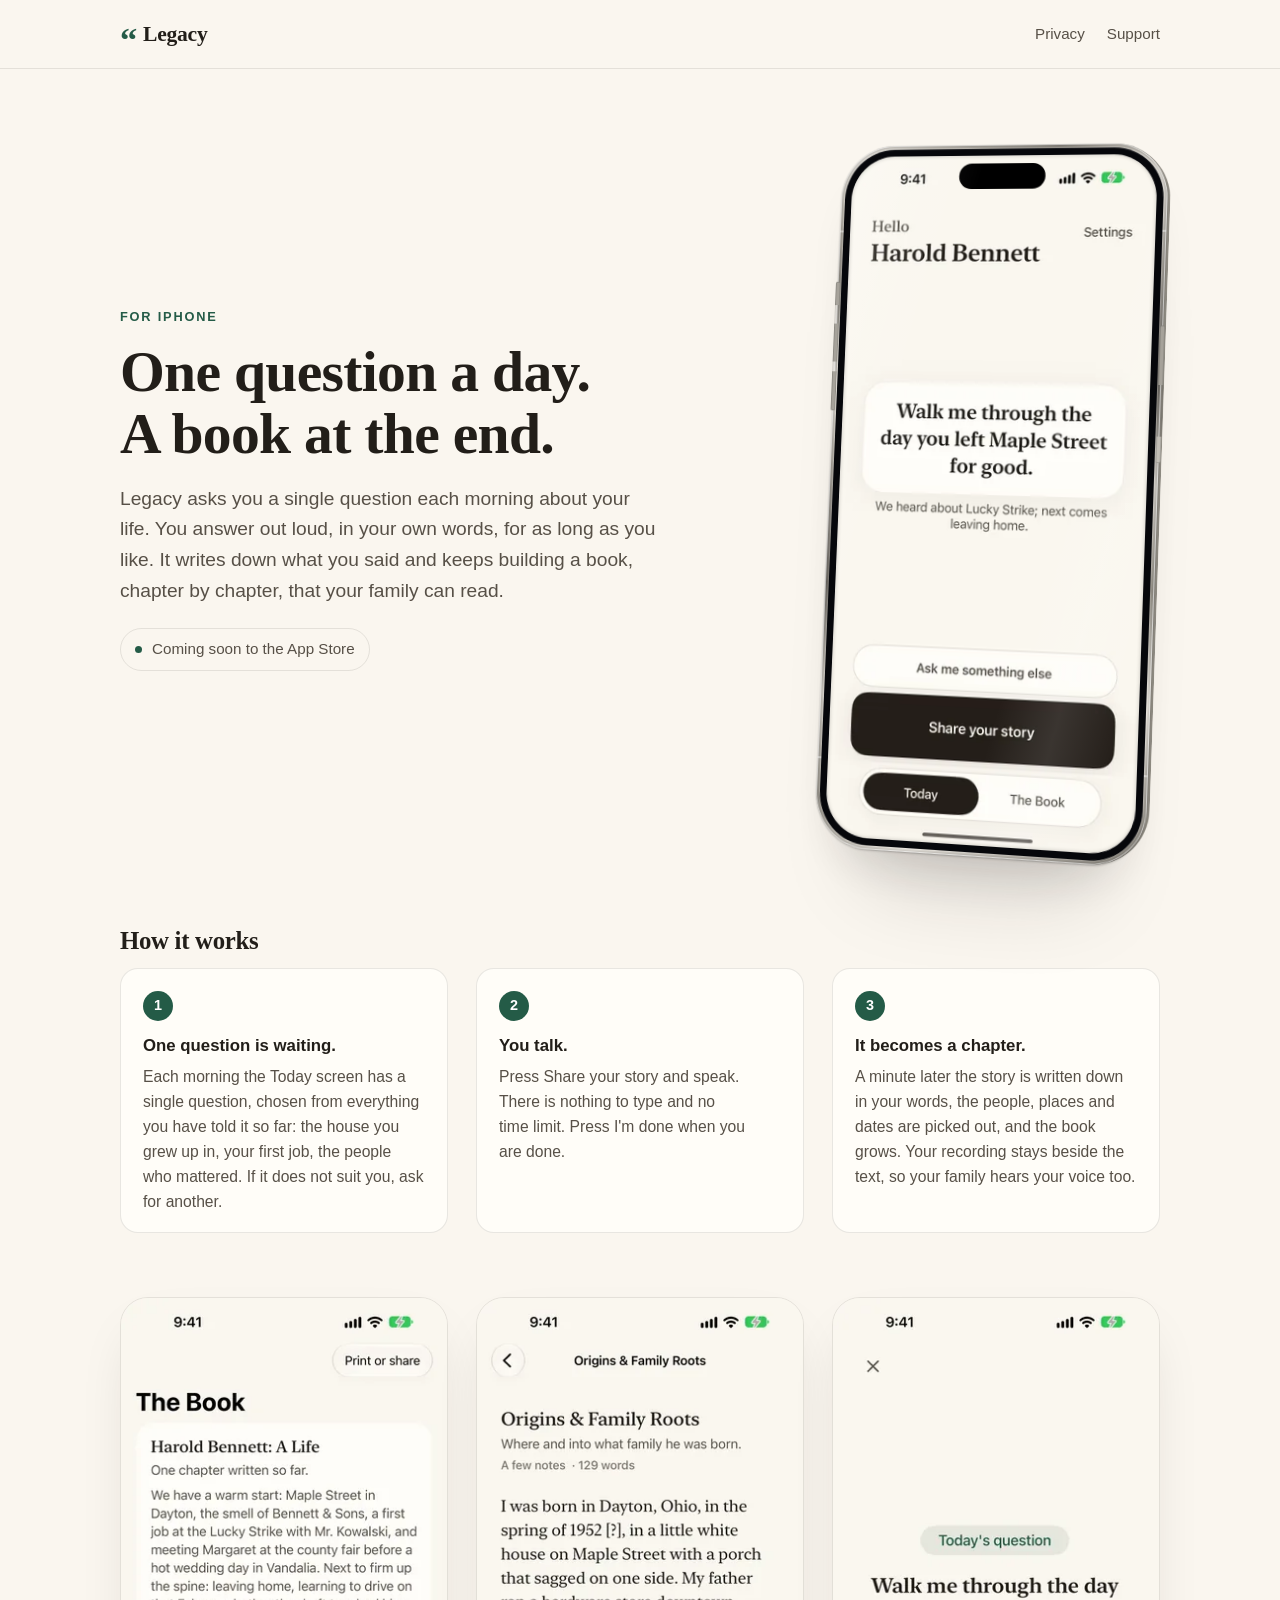
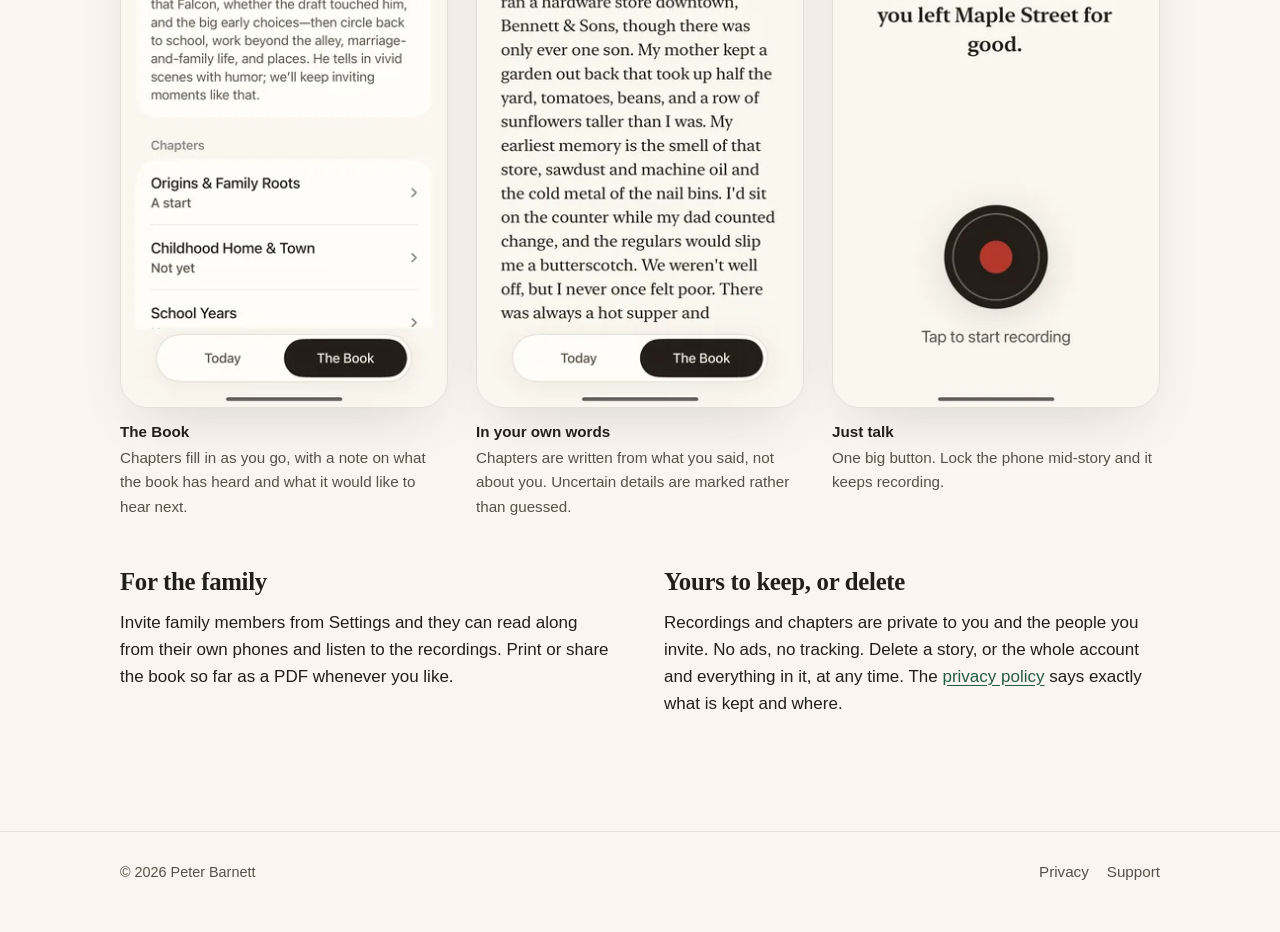
<file: index.html>
<!doctype html>
<html lang="en">
<head>
<meta charset="utf-8">
<meta name="viewport" content="width=device-width,initial-scale=1">
<title>Legacy — one question a day, a book at the end</title>
<meta name="description" content="Legacy asks you one question a day about your life. You answer out loud; it writes it down and builds a book your family can read.">
<meta name="theme-color" content="#151310" media="(prefers-color-scheme: dark)">
<meta name="theme-color" content="#FAF6EF" media="(prefers-color-scheme: light)">
<meta property="og:title" content="Legacy">
<meta property="og:description" content="One question a day about your life, answered out loud, written into a book your family can read.">
<meta property="og:type" content="website">
<link rel="stylesheet" href="style.css">
</head>
<body>

<header class="site-head">
  <div class="wrap">
    <a class="wordmark" href="./"><span class="mark">&ldquo;</span>Legacy</a>
    <nav>
      <a href="privacy.html">Privacy</a>
      <a href="support.html">Support</a>
    </nav>
  </div>
</header>

<main>

  <div class="wrap hero">
    <div class="hero-grid">
      <div>
        <p class="eyebrow">FOR IPHONE</p>
        <h1>One question a day. A book at the end.</h1>
        <p class="lede">Legacy asks you a single question each morning about your life. You answer out loud, in your own words, for as long as you like. It writes down what you said and keeps building a book, chapter by chapter, that your family can read.</p>
        <p class="status"><span class="dot"></span>Coming soon to the App Store</p>
      </div>
      <!-- The phone is drawn in CSS, not photographed. The four stacked edges give the body a
           side wall once it turns; without them the tilt shows a hollow. -->
      <div class="phone near-left">
        <div class="phone-body">
          <span class="phone-edge" style="--z:.25"></span>
          <span class="phone-edge" style="--z:.5"></span>
          <span class="phone-edge" style="--z:.75"></span>
          <span class="phone-edge" style="--z:1"></span>
          <span class="phone-keys"></span>
          <span class="phone-power"></span>
          <div class="phone-glass">
            <div class="phone-screen">
              <img src="shots/today.webp"
                   srcset="shots/today.webp 1x, shots/today@2x.webp 2x"
                   width="330" height="717" fetchpriority="high"
                   alt="The Today screen: a single question, 'Walk me through the day you left Maple Street for good', above a Share your story button.">
              <span class="phone-island"></span>
              <span class="phone-glare"></span>
            </div>
          </div>
        </div>
      </div>
    </div>
  </div>

  <section class="wrap steps">
    <h2>How it works</h2>
    <ol>
      <li><b>One question is waiting.</b><p>Each morning the Today screen has a single question, chosen from everything you have told it so far: the house you grew up in, your first job, the people who mattered. If it does not suit you, ask for another.</p></li>
      <li><b>You talk.</b><p>Press Share your story and speak. There is nothing to type and no time limit. Press I'm done when you are done.</p></li>
      <li><b>It becomes a chapter.</b><p>A minute later the story is written down in your words, the people, places and dates are picked out, and the book grows. Your recording stays beside the text, so your family hears your voice too.</p></li>
    </ol>
  </section>

  <section class="wrap gallery">
    <div class="gallery-grid">
      <figure>
        <picture>
          <source srcset="shots/book.webp 1x, shots/book@2x.webp 2x" type="image/webp">
          <img class="shot" src="shots/book.webp" width="330" height="717" alt="The Book screen: a short note on the story so far and a list of chapters.">
        </picture>
        <figcaption><b>The Book</b>Chapters fill in as you go, with a note on what the book has heard and what it would like to hear next.</figcaption>
      </figure>
      <figure>
        <picture>
          <source srcset="shots/chapter.webp 1x, shots/chapter@2x.webp 2x" type="image/webp">
          <img class="shot" src="shots/chapter.webp" width="330" height="717" alt="A chapter, Origins and Family Roots, written in the first person from a recorded answer.">
        </picture>
        <figcaption><b>In your own words</b>Chapters are written from what you said, not about you. Uncertain details are marked rather than guessed.</figcaption>
      </figure>
      <figure>
        <picture>
          <source srcset="shots/recording.webp 1x, shots/recording@2x.webp 2x" type="image/webp">
          <img class="shot" src="shots/recording.webp" width="330" height="717" alt="The recording screen: today's question above a large record button.">
        </picture>
        <figcaption><b>Just talk</b>One big button. Lock the phone mid-story and it keeps recording.</figcaption>
      </figure>
    </div>
  </section>

  <section class="wrap two">
    <div>
      <h2>For the family</h2>
      <p>Invite family members from Settings and they can read along from their own phones and listen to the recordings. Print or share the book so far as a PDF whenever you like.</p>
    </div>
    <div>
      <h2>Yours to keep, or delete</h2>
      <p>Recordings and chapters are private to you and the people you invite. No ads, no tracking. Delete a story, or the whole account and everything in it, at any time. The <a href="privacy.html">privacy policy</a> says exactly what is kept and where.</p>
    </div>
  </section>

</main>

<footer class="site-foot">
  <div class="wrap">
    <span>&copy; 2026 Peter Barnett</span>
    <nav>
      <a href="privacy.html">Privacy</a>
      <a href="support.html">Support</a>
    </nav>
  </div>
</footer>

</body>
</html>
</file>
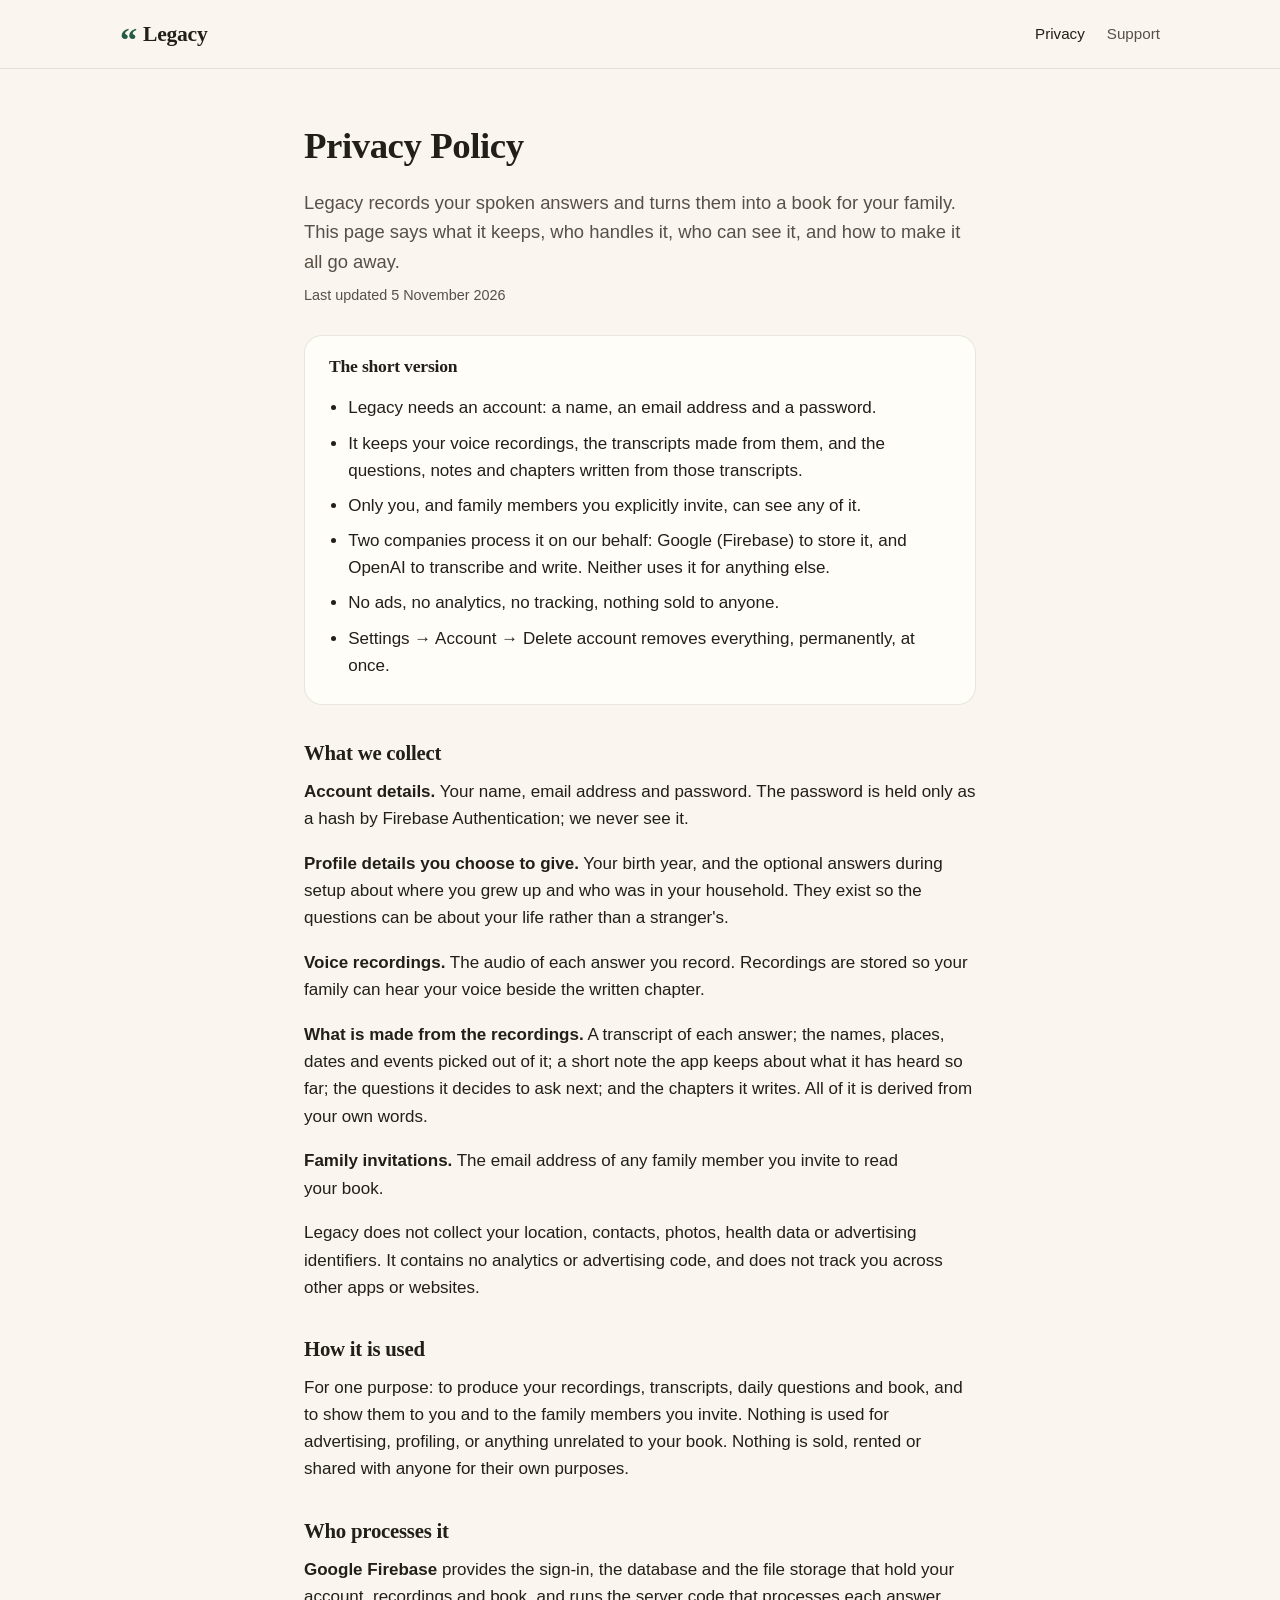
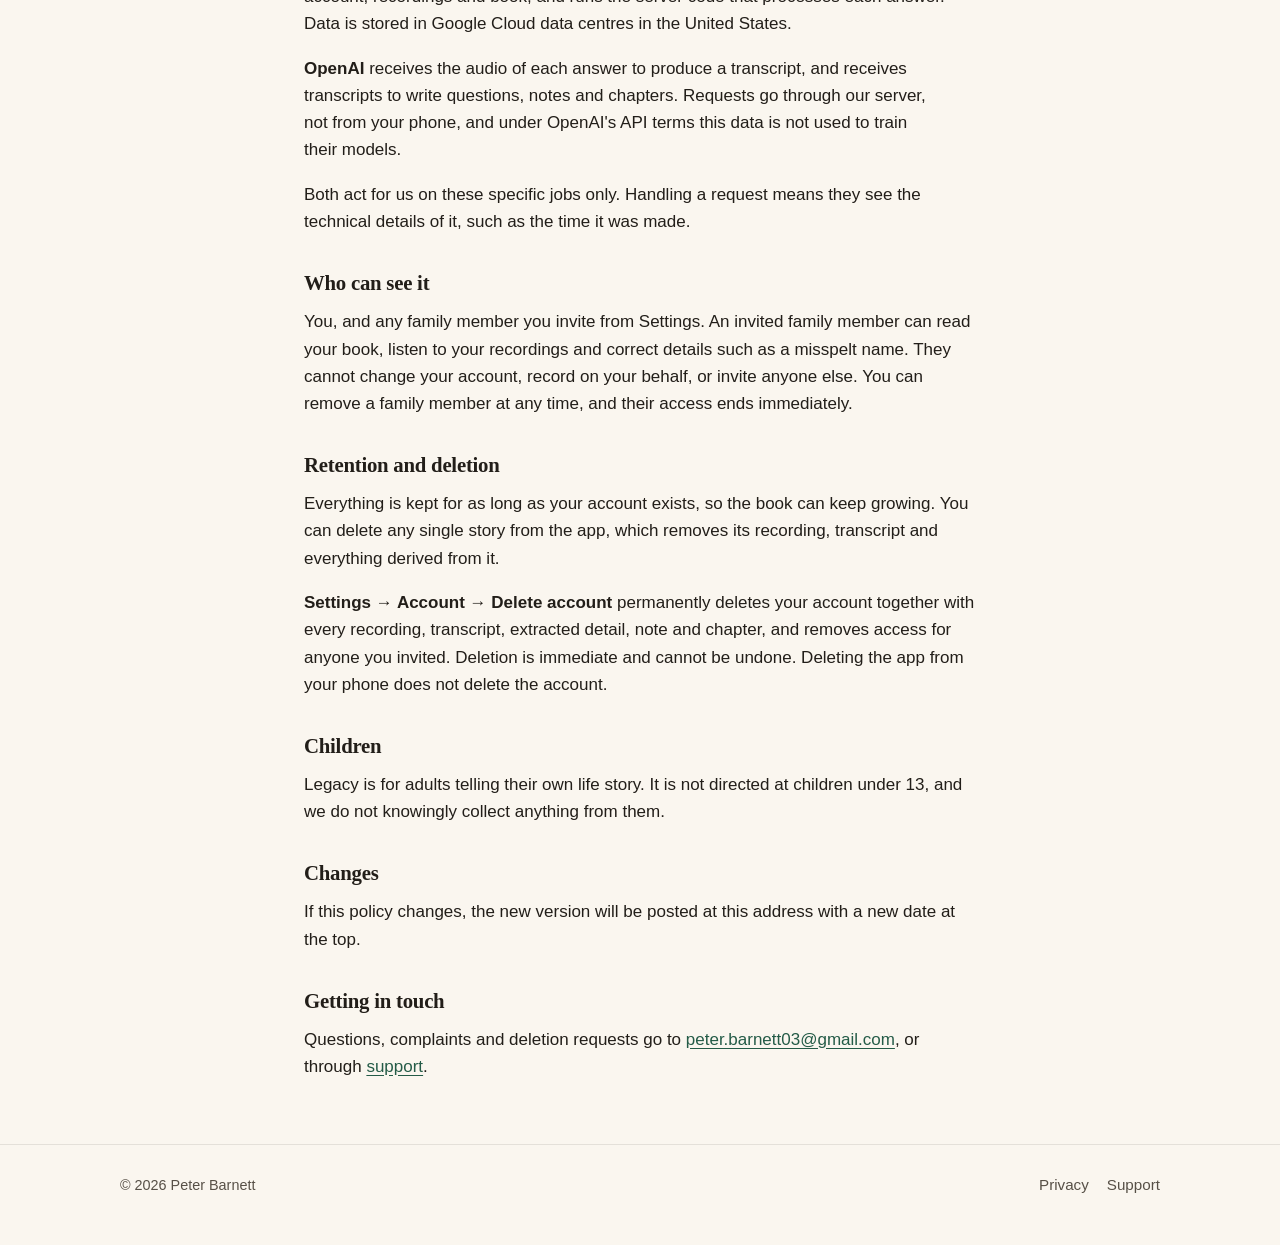
<file: privacy.html>
<!doctype html>
<html lang="en">
<head>
<meta charset="utf-8">
<meta name="viewport" content="width=device-width,initial-scale=1">
<title>Legacy — Privacy Policy</title>
<meta name="description" content="What the Legacy app collects, who processes it, who can see it, and how to delete it.">
<meta name="theme-color" content="#151310" media="(prefers-color-scheme: dark)">
<meta name="theme-color" content="#FAF6EF" media="(prefers-color-scheme: light)">
<link rel="stylesheet" href="style.css">
</head>
<body>

<header class="site-head">
  <div class="wrap">
    <a class="wordmark" href="./"><span class="mark">&ldquo;</span>Legacy</a>
    <nav>
      <a href="privacy.html" aria-current="page">Privacy</a>
      <a href="support.html">Support</a>
    </nav>
  </div>
</header>

<main class="wrap narrow doc">

  <h1>Privacy Policy</h1>
  <p class="lede">Legacy records your spoken answers and turns them into a book for your family. This page says what it keeps, who handles it, who can see it, and how to make it all go away.</p>
  <p class="updated">Last updated 5 November 2026</p>

  <section class="summary">
    <h2>The short version</h2>
    <ul>
      <li>Legacy needs an account: a name, an email address and a password.</li>
      <li>It keeps your voice recordings, the transcripts made from them, and the questions, notes and chapters written from those transcripts.</li>
      <li>Only you, and family members you explicitly invite, can see any of it.</li>
      <li>Two companies process it on our behalf: Google (Firebase) to store it, and OpenAI to transcribe and write. Neither uses it for anything else.</li>
      <li>No ads, no analytics, no tracking, nothing sold to anyone.</li>
      <li>Settings → Account → Delete account removes everything, permanently, at once.</li>
    </ul>
  </section>

  <h2>What we collect</h2>
  <p><b>Account details.</b> Your name, email address and password. The password is held only as a hash by Firebase Authentication; we never see it.</p>
  <p><b>Profile details you choose to give.</b> Your birth year, and the optional answers during setup about where you grew up and who was in your household. They exist so the questions can be about your life rather than a stranger's.</p>
  <p><b>Voice recordings.</b> The audio of each answer you record. Recordings are stored so your family can hear your voice beside the written chapter.</p>
  <p><b>What is made from the recordings.</b> A transcript of each answer; the names, places, dates and events picked out of it; a short note the app keeps about what it has heard so far; the questions it decides to ask next; and the chapters it writes. All of it is derived from your own words.</p>
  <p><b>Family invitations.</b> The email address of any family member you invite to read your book.</p>
  <p>Legacy does not collect your location, contacts, photos, health data or advertising identifiers. It contains no analytics or advertising code, and does not track you across other apps or websites.</p>

  <h2>How it is used</h2>
  <p>For one purpose: to produce your recordings, transcripts, daily questions and book, and to show them to you and to the family members you invite. Nothing is used for advertising, profiling, or anything unrelated to your book. Nothing is sold, rented or shared with anyone for their own purposes.</p>

  <h2>Who processes it</h2>
  <p><b>Google Firebase</b> provides the sign-in, the database and the file storage that hold your account, recordings and book, and runs the server code that processes each answer. Data is stored in Google Cloud data centres in the United States.</p>
  <p><b>OpenAI</b> receives the audio of each answer to produce a transcript, and receives transcripts to write questions, notes and chapters. Requests go through our server, not from your phone, and under OpenAI's API terms this data is not used to train their models.</p>
  <p>Both act for us on these specific jobs only. Handling a request means they see the technical details of it, such as the time it was made.</p>

  <h2>Who can see it</h2>
  <p>You, and any family member you invite from Settings. An invited family member can read your book, listen to your recordings and correct details such as a misspelt name. They cannot change your account, record on your behalf, or invite anyone else. You can remove a family member at any time, and their access ends immediately.</p>

  <h2>Retention and deletion</h2>
  <p>Everything is kept for as long as your account exists, so the book can keep growing. You can delete any single story from the app, which removes its recording, transcript and everything derived from it.</p>
  <p><b>Settings → Account → Delete account</b> permanently deletes your account together with every recording, transcript, extracted detail, note and chapter, and removes access for anyone you invited. Deletion is immediate and cannot be undone. Deleting the app from your phone does not delete the account.</p>

  <h2>Children</h2>
  <p>Legacy is for adults telling their own life story. It is not directed at children under 13, and we do not knowingly collect anything from them.</p>

  <h2>Changes</h2>
  <p>If this policy changes, the new version will be posted at this address with a new date at the top.</p>

  <h2>Getting in touch</h2>
  <p>Questions, complaints and deletion requests go to <a href="mailto:peter.barnett03@gmail.com">peter.barnett03@gmail.com</a>, or through <a href="support.html">support</a>.</p>

</main>

<footer class="site-foot">
  <div class="wrap">
    <span>&copy; 2026 Peter Barnett</span>
    <nav>
      <a href="privacy.html">Privacy</a>
      <a href="support.html">Support</a>
    </nav>
  </div>
</footer>

</body>
</html>
</file>
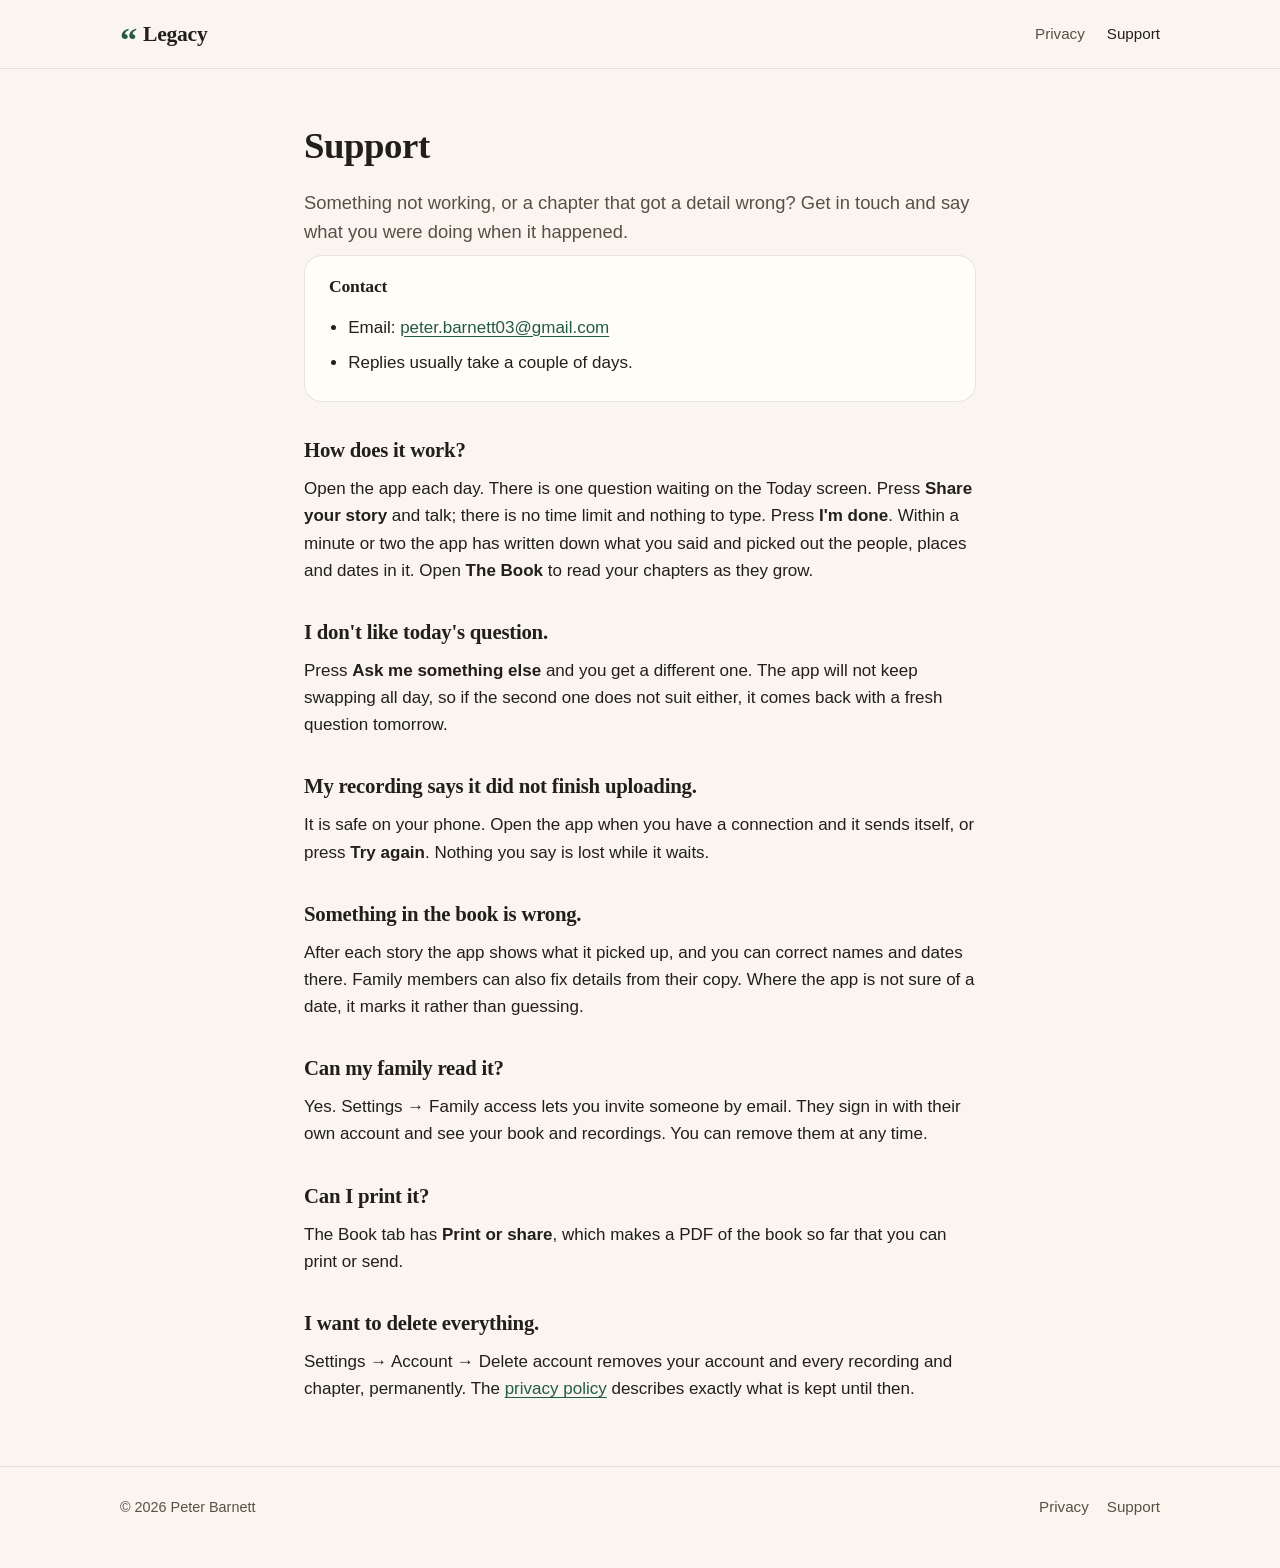
<file: support.html>
<!doctype html>
<html lang="en">
<head>
<meta charset="utf-8">
<meta name="viewport" content="width=device-width,initial-scale=1">
<title>Legacy — Support</title>
<meta name="description" content="Help with the Legacy app: how it works, common questions, and how to get in touch.">
<meta name="theme-color" content="#151310" media="(prefers-color-scheme: dark)">
<meta name="theme-color" content="#FAF6EF" media="(prefers-color-scheme: light)">
<link rel="stylesheet" href="style.css">
</head>
<body>

<header class="site-head">
  <div class="wrap">
    <a class="wordmark" href="./"><span class="mark">&ldquo;</span>Legacy</a>
    <nav>
      <a href="privacy.html">Privacy</a>
      <a href="support.html" aria-current="page">Support</a>
    </nav>
  </div>
</header>

<main class="wrap narrow doc">

  <h1>Support</h1>
  <p class="lede">Something not working, or a chapter that got a detail wrong? Get in touch and say what you were doing when it happened.</p>

  <section class="summary">
    <h2>Contact</h2>
    <ul>
      <li>Email: <a href="mailto:peter.barnett03@gmail.com">peter.barnett03@gmail.com</a></li>
      <li>Replies usually take a couple of days.</li>
    </ul>
  </section>

  <h2>How does it work?</h2>
  <p>Open the app each day. There is one question waiting on the Today screen. Press <b>Share your story</b> and talk; there is no time limit and nothing to type. Press <b>I'm done</b>. Within a minute or two the app has written down what you said and picked out the people, places and dates in it. Open <b>The Book</b> to read your chapters as they grow.</p>

  <h2>I don't like today's question.</h2>
  <p>Press <b>Ask me something else</b> and you get a different one. The app will not keep swapping all day, so if the second one does not suit either, it comes back with a fresh question tomorrow.</p>

  <h2>My recording says it did not finish uploading.</h2>
  <p>It is safe on your phone. Open the app when you have a connection and it sends itself, or press <b>Try again</b>. Nothing you say is lost while it waits.</p>

  <h2>Something in the book is wrong.</h2>
  <p>After each story the app shows what it picked up, and you can correct names and dates there. Family members can also fix details from their copy. Where the app is not sure of a date, it marks it rather than guessing.</p>

  <h2>Can my family read it?</h2>
  <p>Yes. Settings → Family access lets you invite someone by email. They sign in with their own account and see your book and recordings. You can remove them at any time.</p>

  <h2>Can I print it?</h2>
  <p>The Book tab has <b>Print or share</b>, which makes a PDF of the book so far that you can print or send.</p>

  <h2>I want to delete everything.</h2>
  <p>Settings → Account → Delete account removes your account and every recording and chapter, permanently. The <a href="privacy.html">privacy policy</a> describes exactly what is kept until then.</p>

</main>

<footer class="site-foot">
  <div class="wrap">
    <span>&copy; 2026 Peter Barnett</span>
    <nav>
      <a href="privacy.html">Privacy</a>
      <a href="support.html">Support</a>
    </nav>
  </div>
</footer>

</body>
</html>
</file>
<file: style.css>
/* Legacy — site styles. Hand-written, no framework, no external requests.
   Colours are the app's own (LegacySwift/Theme/AppColors.swift): cream paper, ink, and the
   green of the quotation mark on the icon, so someone arriving from the App Store listing
   recognises the product. Both colour schemes, both widths. */

:root {
  --bg: #FAF6EF;
  --surface: #FFFDF8;
  --fg: #221E19;
  --muted: #575047;
  --accent: #245B47;
  --line: rgba(34, 30, 25, 0.10);
  --shot-shadow: rgba(34, 30, 25, 0.18);
}
@media (prefers-color-scheme: dark) {
  :root {
    --bg: #151310;
    --surface: #201C17;
    --fg: #F2EBE0;
    --muted: #BCB1A2;
    --accent: #4E8B70;
    --line: rgba(242, 235, 224, 0.10);
    --shot-shadow: rgba(0, 0, 0, 0.6);
  }
}

* { box-sizing: border-box; }
html { scroll-behavior: smooth; }
@media (prefers-reduced-motion: reduce) { html { scroll-behavior: auto; } }

body {
  margin: 0;
  background: var(--bg);
  color: var(--fg);
  font: 17px/1.6 -apple-system, BlinkMacSystemFont, "SF Pro Text", "Helvetica Neue", Helvetica, Arial, sans-serif;
  -webkit-font-smoothing: antialiased;
  text-rendering: optimizeLegibility;
}
h1, h2, .wordmark, .hero h1 {
  font-family: "Iowan Old Style", "Palatino Linotype", Palatino, "Book Antiqua", Georgia, "Times New Roman", serif;
  letter-spacing: -0.012em;
}

.wrap { width: min(100% - 32px, 1040px); margin-inline: auto; }
.narrow { max-width: 42rem; }

a { color: var(--accent); text-underline-offset: 3px; }
a:focus-visible { outline: 2px solid var(--accent); outline-offset: 3px; border-radius: 3px; }

/* Header and footer */
.site-head { border-bottom: 1px solid var(--line); }
.site-head .wrap { display: flex; align-items: center; height: 68px; gap: 24px; }
.wordmark {
  color: var(--fg); text-decoration: none; font-size: 1.35rem; font-weight: 700;
  display: inline-flex; align-items: baseline; gap: 6px;
}
.wordmark .mark { color: var(--accent); font-size: 1.6em; line-height: 0; position: relative; top: .3em; }
.site-head nav { margin-left: auto; display: flex; gap: 22px; }
.site-head nav a, .site-foot nav a { color: var(--muted); text-decoration: none; font-size: .95rem; }
.site-head nav a:hover, .site-foot nav a:hover { color: var(--fg); }
.site-head nav a[aria-current="page"] { color: var(--fg); }

.site-foot { border-top: 1px solid var(--line); margin-top: 64px; padding: 28px 0 48px; color: var(--muted); font-size: .9rem; }
.site-foot .wrap { display: flex; flex-wrap: wrap; gap: 16px 24px; align-items: center; }
.site-foot nav { margin-left: auto; display: flex; gap: 18px; }

/* Landing */
.hero { padding-block: 72px 16px; }
.hero-grid { display: grid; gap: 48px; align-items: center; }
@media (min-width: 860px) { .hero-grid { grid-template-columns: 1fr 340px; gap: 72px; } }
.hero-grid > * { min-width: 0; }
.eyebrow { color: var(--accent); font-size: .8rem; font-weight: 700; letter-spacing: .14em; margin: 0 0 14px; }
.hero h1 { font-size: clamp(2.2rem, 5.2vw, 3.6rem); line-height: 1.08; margin: 0 0 18px; font-weight: 700; text-wrap: balance; }
.hero .lede { font-size: 1.2rem; color: var(--muted); margin: 0 0 22px; max-width: 34rem; text-wrap: pretty; }
.status { display: inline-flex; align-items: center; gap: 10px; color: var(--muted); font-size: .95rem; border: 1px solid var(--line); border-radius: 999px; padding: 8px 14px; }
.status .dot { width: 7px; height: 7px; border-radius: 50%; background: var(--accent); }

.shot { display: block; width: 100%; height: auto; border-radius: 28px; box-shadow: 0 24px 60px -24px var(--shot-shadow); border: 1px solid var(--line); }

/* ---- The iPhone ------------------------------------------------------ */

/* Drawn rather than photographed, the same construction as the Shred and Aura sites. A tilted
 * render is a 300 KB image that fits one page width and one theme; this reflows, stays sharp at
 * any density, and the screenshot inside is the app's own pixels at 2x, untouched.
 *
 * Every proportion is the iPhone Pro Max's, the device the captures came from. Across its width:
 * a thin titanium rail, then black glass, then the display. The corner is anchored on the
 * display, whose radius is near enough a seventh of its width; the layers outside add their own
 * thickness to it. Getting that black border and that radius right is most of what makes this
 * read as a phone rather than as a rounded rectangle.
 *
 * Default is straight on. Tilt is opt in through .near-left, named for the edge that ends up
 * closest to the viewer. */
.phone {
  --ry: 0deg;                   /* turn */
  --rx: 0deg;                   /* tip back */
  --rz: 0deg;                   /* the hand is never quite level */
  --depth: 0px;
  --edge: none;                 /* the side wall only exists once it turns */
  position: relative;
  width: 100%;
  max-width: 340px;
  /* Long, like a product shot on a 100mm lens. A short perspective splays the near edge and reads
     as a video game asset. */
  perspective: 2400px;
  perspective-origin: 50% 42%;
}
.phone.near-left { --ry: -15deg; --rx: 4deg; --rz: 1.2deg; --depth: 15px; --edge: block; }

.phone-body {
  position: relative;
  padding: 1.29%;
  border-radius: 16.2% / 7.77%;
  transform-style: preserve-3d;
  transform: rotateY(var(--ry)) rotateX(var(--rx)) rotateZ(var(--rz));
  background:
    /* The two antenna splits, on the rail and covered by the glass across the middle, which is
       where they are on the real thing. */
    linear-gradient(180deg, transparent 12.2%, rgba(255, 255, 255, 0.5) 12.2% 12.42%, transparent 12.42%),
    linear-gradient(180deg, transparent 87.4%, rgba(255, 255, 255, 0.5) 87.4% 87.62%, transparent 87.62%),
    /* Brushed titanium. Enough stops for two specular bands and a dark side; a three-stop gradient
       looks like plastic. */
    linear-gradient(147deg,
      #F4F1EC 0%, #BCB8B0 7%, #8B877F 16%, #E2DED7 26%, #A5A19A 36%,
      #6E6A64 48%, #CFCBC4 60%, #969289 71%, #E8E4DD 83%, #A9A59D 93%, #7A766E 100%);
  box-shadow:
    inset 0 0 0 1px rgba(255, 255, 255, 0.55),      /* the chamfer catching light */
    inset 0 0 0 2.5px rgba(0, 0, 0, 0.10),          /* and turning away again */
    0 1px 2px rgba(0, 0, 0, 0.24),
    0 34px 56px -30px var(--shot-shadow),
    0 80px 90px -56px var(--shot-shadow);
}

/* An iPhone corner is a superellipse, not a circular arc, and the difference shows up as the black
   border looking fatter at 45 degrees than along the edges. Browsers that can draw one get the
   real shape; the rest keep the arc. */
@supports (corner-shape: squircle) {
  .phone-body,
  .phone-edge,
  .phone-glass,
  .phone-screen { corner-shape: squircle; }
}

/* Plates stacked behind the front face give the body a side wall when it turns. One plate alone
   leaves a hollow you can see through. They switch off on a phone facing you, which has no visible
   side: left on, they land in the front face's plane and, being later in the DOM, paint over the
   rail. */
.phone-edge {
  display: var(--edge);
  position: absolute;
  inset: 0;
  border-radius: inherit;
  transform: translateZ(calc(var(--depth) * var(--z) * -1));
  background: linear-gradient(90deg, #A29E95, #625F57 38%, #55524B 62%, #918D84);
}

/* The black border between the rail and the display. Leaving this out is the single thing that
   makes a CSS phone look like a screenshot with rounded corners. */
.phone-glass {
  position: relative;
  padding: 1.98%;
  border-radius: 15.5% / 7.3%;
  background: #06070B;
  box-shadow: 0 0 0 0.5px rgba(255, 255, 255, 0.16),
              inset 0 1px 1px rgba(255, 255, 255, 0.10);
}

.phone-screen {
  position: relative;
  overflow: hidden;
  border-radius: 14.1% / 6.5%;
  background: #000;
}
.phone-screen img { display: block; width: 100%; height: auto; }

.phone-island {
  position: absolute;
  top: 1.15%;
  left: 50%;
  width: 28.4%;
  aspect-ratio: 125 / 36;
  transform: translateX(-50%);
  border-radius: 999px;
  background: #000;
}

/* One soft band across the glass at the angle the body is turned. Kept low: a convincing
   reflection is one you have to look for. */
.phone-glare {
  position: absolute;
  inset: 0;
  border-radius: inherit;
  pointer-events: none;
  background: linear-gradient(104deg,
    rgba(255, 255, 255, 0.26) 0%,
    rgba(255, 255, 255, 0.08) 14%,
    rgba(255, 255, 255, 0) 29%,
    rgba(255, 255, 255, 0) 64%,
    rgba(255, 255, 255, 0.10) 77%,
    rgba(255, 255, 255, 0) 91%);
  box-shadow: inset 0 0 4px rgba(0, 0, 0, 0.22);
}

/* Both key clusters are one element each, carved into buttons by hard gradient stops. */
.phone-keys,
.phone-power {
  position: absolute;
  width: 1.5%;
  border-radius: 2px;
  box-shadow: inset 0 0 0 0.5px rgba(0, 0, 0, 0.28);
}
.phone-keys {
  left: -0.72%;
  top: 19.6%;
  height: 18.6%;
  background: linear-gradient(180deg,
    #A6A29A 0 18.3%, transparent 18.3% 32.3%,
    #A6A29A 32.3% 62.4%, transparent 62.4% 69.9%,
    #A6A29A 69.9% 100%);
}
.phone-power {
  right: -0.72%;
  top: 25.5%;
  height: 19.1%;
  background: linear-gradient(180deg,
    #A6A29A 0 43.5%, transparent 43.5% 81.2%,
    #C2BEB6 81.2% 100%);
}

/* The tilt is a flourish, and a flourish that costs legibility on a 390px screen is not worth
   keeping, so toward the narrow end the phone straightens up. */
@media (max-width: 859px) {
  .phone { margin: 0 auto; }
  .phone.near-left { --ry: -8deg; --rx: 3deg; --rz: 0.7deg; --depth: 10px; }
}
@media (max-width: 560px) {
  .phone { max-width: 292px; }
  .phone.near-left { --ry: -5deg; --rx: 2deg; --rz: 0.4deg; --depth: 7px; }
}
@media (prefers-reduced-motion: no-preference) {
  .phone-body { transition: transform .6s ease; }
}

.steps { padding-block: 56px 8px; }
.steps ol { list-style: none; counter-reset: step; padding: 0; margin: 0; display: grid; gap: 22px; }
@media (min-width: 720px) { .steps ol { grid-template-columns: repeat(3, 1fr); gap: 28px; } }
.steps li { counter-increment: step; background: var(--surface); border: 1px solid var(--line); border-radius: 18px; padding: 22px 22px 18px; }
.steps li::before { content: counter(step); display: inline-grid; place-items: center; width: 30px; height: 30px; border-radius: 50%; background: var(--accent); color: #fff; font-weight: 700; font-size: .9rem; margin-bottom: 12px; }
.steps b { display: block; font-size: 1.05rem; margin-bottom: 4px; }
.steps p { margin: 0; color: var(--muted); font-size: .98rem; }

.gallery { padding-block: 56px 16px; }
.gallery-grid { display: grid; gap: 28px; }
@media (min-width: 720px) { .gallery-grid { grid-template-columns: repeat(3, 1fr); } }
.gallery figure { margin: 0; }
.gallery figcaption { margin-top: 12px; color: var(--muted); font-size: .95rem; }
.gallery figcaption b { display: block; color: var(--fg); font-weight: 650; margin-bottom: 2px; }

section { padding: 32px 0; }
h2 { font-size: 1.55rem; line-height: 1.2; margin: 0 0 12px; font-weight: 700; }
h3 { font-size: 1.02rem; font-weight: 650; margin: 0 0 4px; }
p { margin: 0 0 1.1rem; text-wrap: pretty; }
.two { display: grid; gap: 28px; }
@media (min-width: 720px) { .two { grid-template-columns: 1fr 1fr; gap: 48px; } }

/* Documents: privacy and support */
.doc { padding-top: 48px; }
.doc h1 { font-size: 2.3rem; margin: 0 0 12px; }
.doc .lede { font-size: 1.15rem; color: var(--muted); margin-bottom: 8px; }
.doc .updated { color: var(--muted); font-size: .9rem; margin-bottom: 28px; }
.doc h2 { font-size: 1.3rem; margin-top: 36px; }
.doc ul { padding-left: 1.2rem; }
.doc li { margin-bottom: .5rem; }
.summary { background: var(--surface); border: 1px solid var(--line); border-radius: 18px; padding: 20px 24px 8px; margin: 8px 0 20px; }
.summary h2 { margin-top: 0; font-size: 1.1rem; }
</file>
